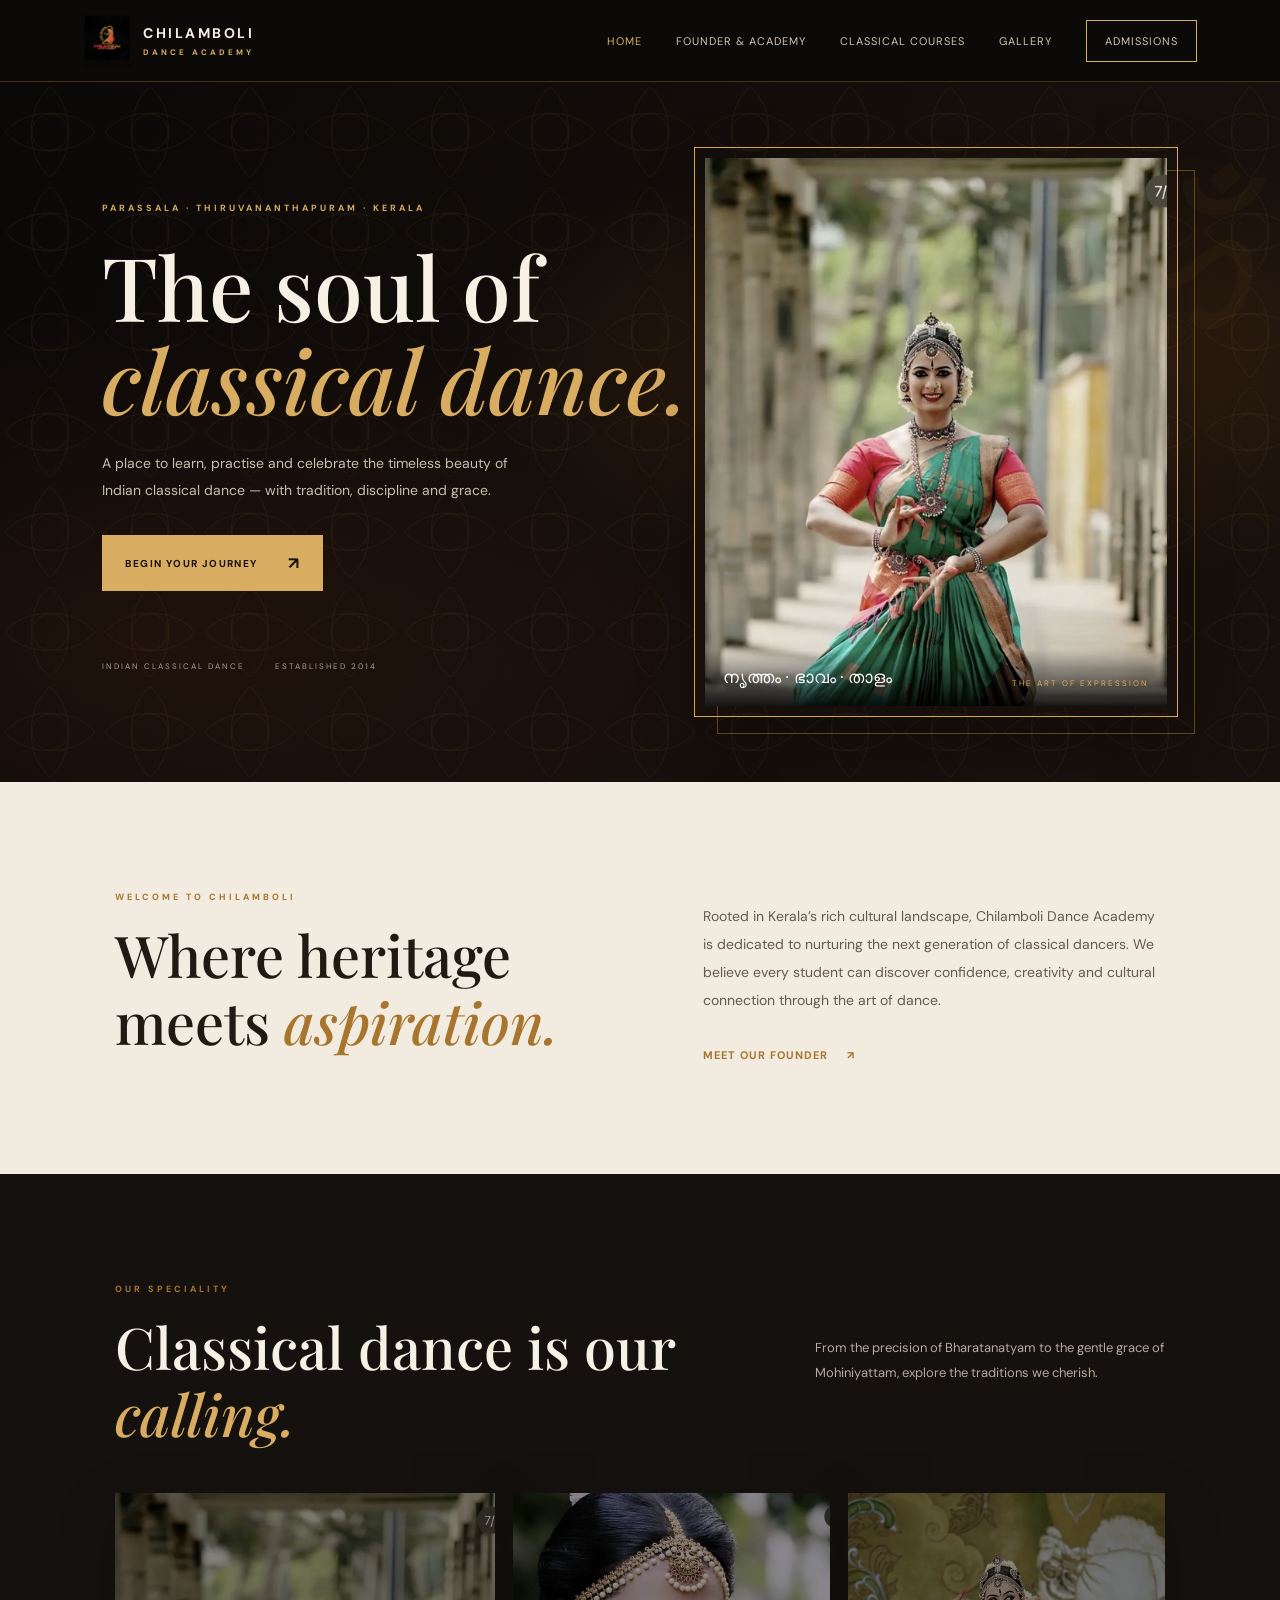
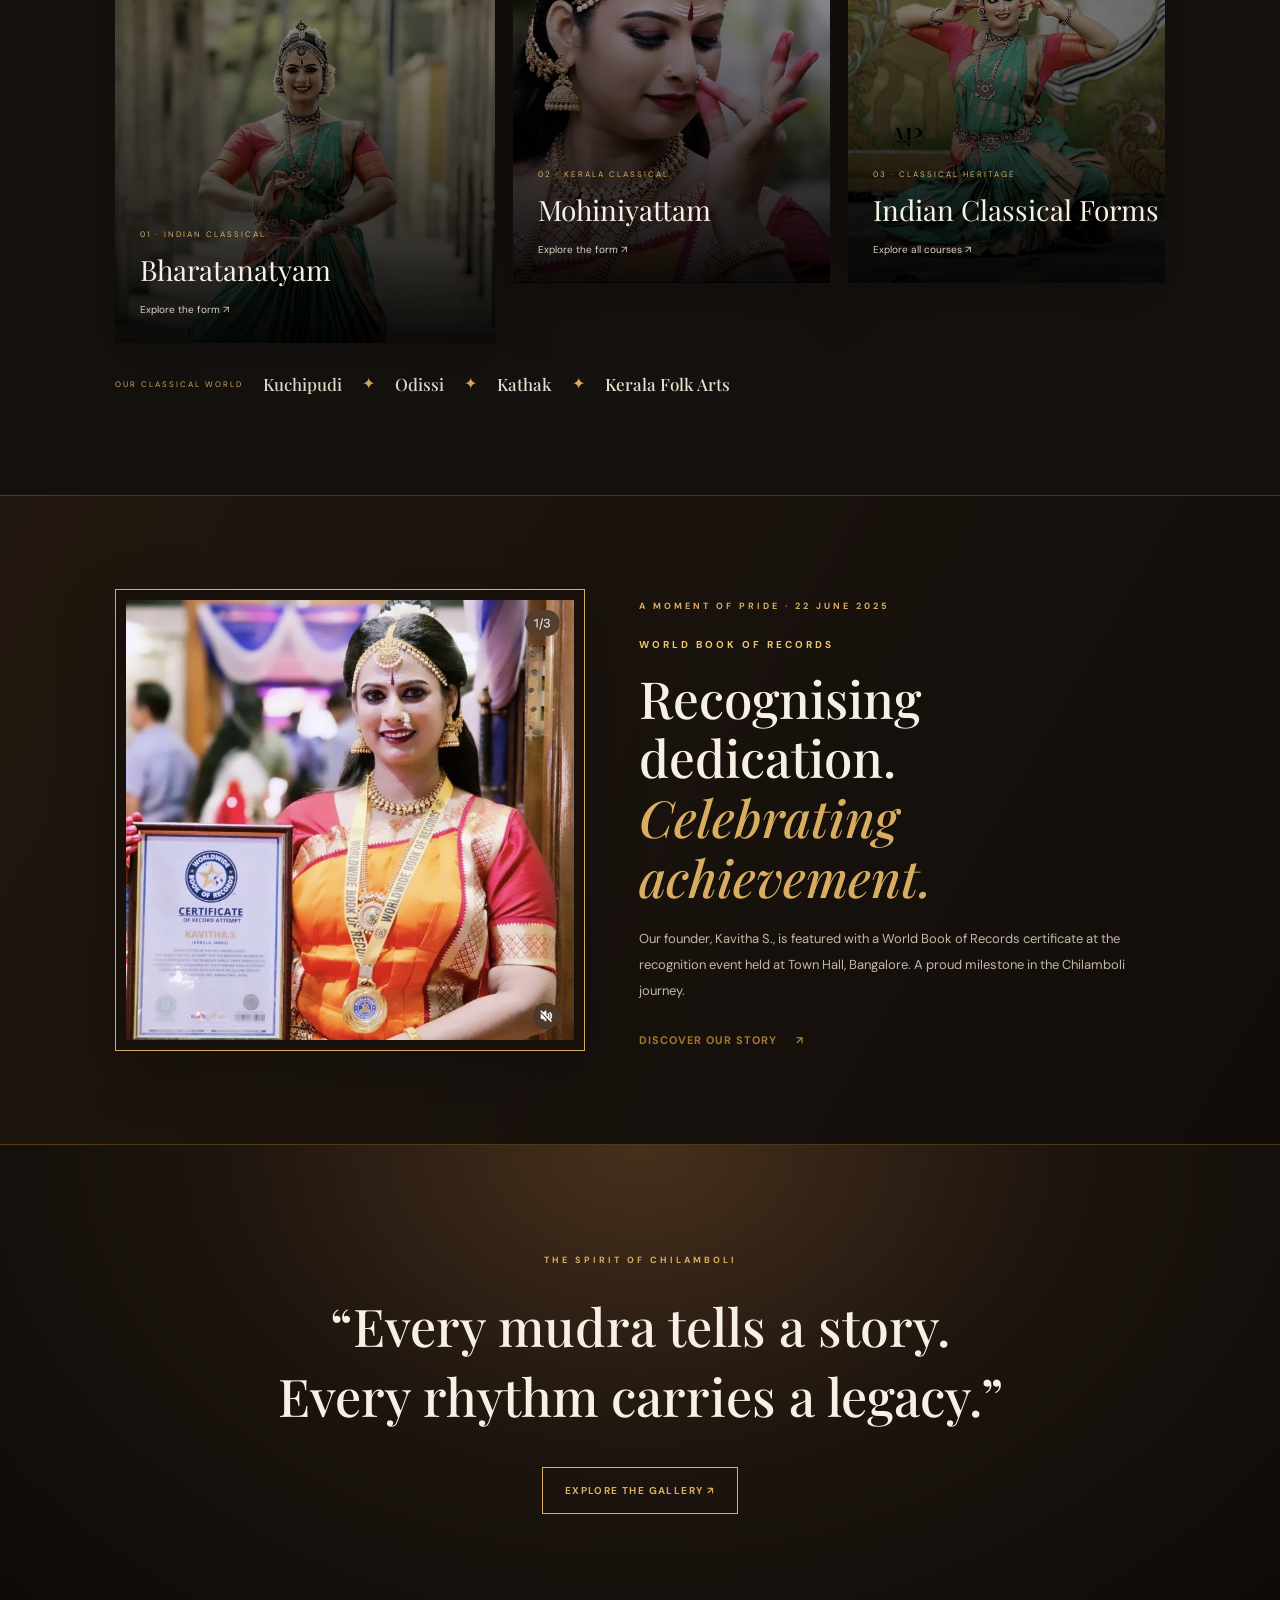
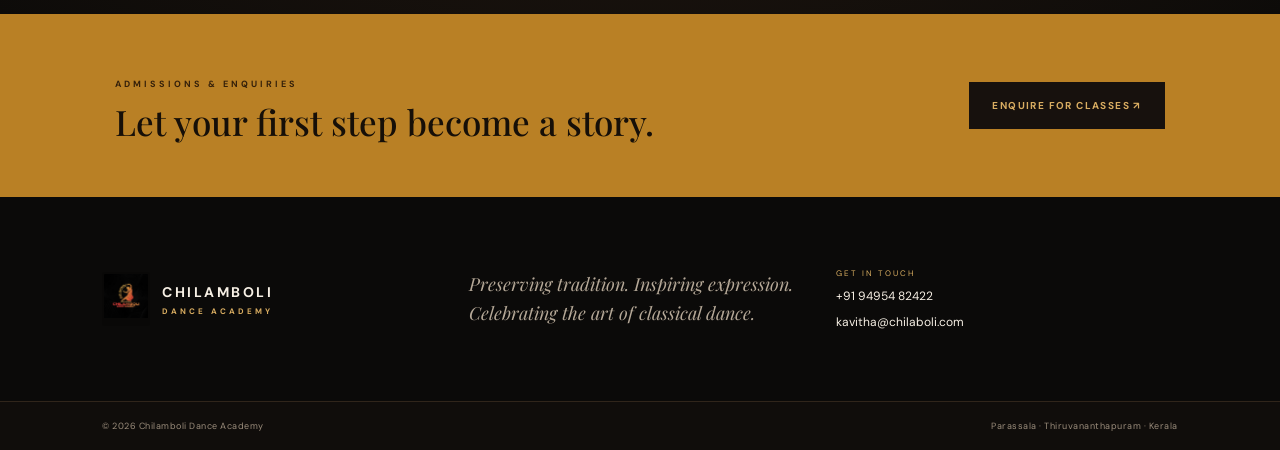
<file: index.html>
<!DOCTYPE html><html lang="en"><head><meta charset="UTF-8"><meta name="viewport" content="width=device-width, initial-scale=1.0"><meta name="description" content="Chilamboli Dance Academy, Parassala, Kerala — classical dance training in Bharatanatyam, Mohiniyattam and Indian classical traditions."><title>Chilamboli Dance Academy | Parassala, Kerala</title><link rel="stylesheet" href="style.css"></head><body>
<header class="header"><a class="identity" href="index.html"><img src="assets/chilamboli-logo-art.jpg" alt="Chilamboli logo"><span>CHILAMBOLI<small>DANCE ACADEMY</small></span></a><button class="menu" aria-label="Open navigation">☰</button><nav><a class="current" href="index.html">Home</a><a href="about.html">Founder & Academy</a><a href="courses.html">Classical Courses</a><a href="gallery.html">Gallery</a><a class="nav-contact" href="contact.html">Admissions</a></nav></header>
<main>
<section class="hero"><div class="hero-copy"><p class="kicker">PARASSALA · THIRUVANANTHAPURAM · KERALA</p><h1>The soul of<br><em>classical dance.</em></h1><p class="lead">A place to learn, practise and celebrate the timeless beauty of Indian classical dance — with tradition, discipline and grace.</p><a class="btn" href="contact.html">Begin Your Journey <b>↗</b></a><div class="hero-meta"><span>INDIAN CLASSICAL DANCE</span><span>ESTABLISHED 2014</span></div></div><div class="hero-portrait"><img src="assets/chilamboli-05.jpg" alt="Chilamboli classical dancer in traditional green costume"><div class="portrait-caption"><span>നൃത്തം · ഭാവം · താളം</span><small>THE ART OF EXPRESSION</small></div></div><div class="hero-ornament">ॐ</div></section>
<section class="intro section"><div class="intro-title"><p class="kicker gold">WELCOME TO CHILAMBOLI</p><h2>Where heritage<br>meets <em>aspiration.</em></h2></div><div class="intro-text"><p>Rooted in Kerala’s rich cultural landscape, Chilamboli Dance Academy is dedicated to nurturing the next generation of classical dancers. We believe every student can discover confidence, creativity and cultural connection through the art of dance.</p><a class="under-link" href="about.html">Meet our founder <span>↗</span></a></div></section>
<section class="forms section"><div class="section-top"><div><p class="kicker gold">OUR SPECIALITY</p><h2>Classical dance is our <em>calling.</em></h2></div><p>From the precision of Bharatanatyam to the gentle grace of Mohiniyattam, explore the traditions we cherish.</p></div><div class="form-grid">
<a class="form-card tall" href="courses.html"><img src="assets/chilamboli-05.jpg" alt="Bharatanatyam dancer"><div><small>01 · INDIAN CLASSICAL</small><h3>Bharatanatyam</h3><span>Explore the form ↗</span></div></a>
<a class="form-card" href="courses.html"><img src="assets/chilamboli-03.jpg" alt="Classical dancer expressive pose"><div><small>02 · KERALA CLASSICAL</small><h3>Mohiniyattam</h3><span>Explore the form ↗</span></div></a>
<a class="form-card" href="courses.html"><img src="assets/chilamboli-09.jpg" alt="Classical stage performance"><div><small>03 · CLASSICAL HERITAGE</small><h3>Indian Classical Forms</h3><span>Explore all courses ↗</span></div></a></div><div class="other-forms"><span>OUR CLASSICAL WORLD</span><b>Kuchipudi</b><i>✦</i><b>Odissi</b><i>✦</i><b>Kathak</b><i>✦</i><b>Kerala Folk Arts</b></div></section>
<section class="award-band"><div class="award-photo"><img src="assets/founder-world-record.jpg" alt="Founder Kavitha S with World Book of Records certificate"></div><div class="award-copy"><p class="kicker">A MOMENT OF PRIDE · 22 JUNE 2025</p><p class="award-eyebrow">WORLD BOOK OF RECORDS</p><h2>Recognising dedication.<br><em>Celebrating achievement.</em></h2><p>Our founder, Kavitha S., is featured with a World Book of Records certificate at the recognition event held at Town Hall, Bangalore. A proud milestone in the Chilamboli journey.</p><a class="under-link" href="about.html">Discover our story <span>↗</span></a></div></section>
<section class="statement"><p class="kicker">THE SPIRIT OF CHILAMBOLI</p><blockquote>“Every mudra tells a story.<br>Every rhythm carries a legacy.”</blockquote><a class="btn btn-outline" href="gallery.html">Explore the Gallery ↗</a></section>
<section class="cta-strip"><div><p class="kicker">ADMISSIONS & ENQUIRIES</p><h2>Let your first step become a story.</h2></div><a class="btn" href="contact.html">Enquire for Classes ↗</a></section></main>
<footer><div class="footer-main"><a class="identity" href="index.html"><img src="assets/chilamboli-logo-art.jpg" alt=""><span>CHILAMBOLI<small>DANCE ACADEMY</small></span></a><p>Preserving tradition. Inspiring expression.<br>Celebrating the art of classical dance.</p><div><small>GET IN TOUCH</small><a href="tel:+919495482422">+91 94954 82422</a><a href="mailto:kavitha@chilaboli.com">kavitha@chilaboli.com</a></div></div><div class="footer-bottom"><span>© 2026 Chilamboli Dance Academy</span><span>Parassala · Thiruvananthapuram · Kerala</span></div></footer><script src="script.js"></script></body></html>
</file>
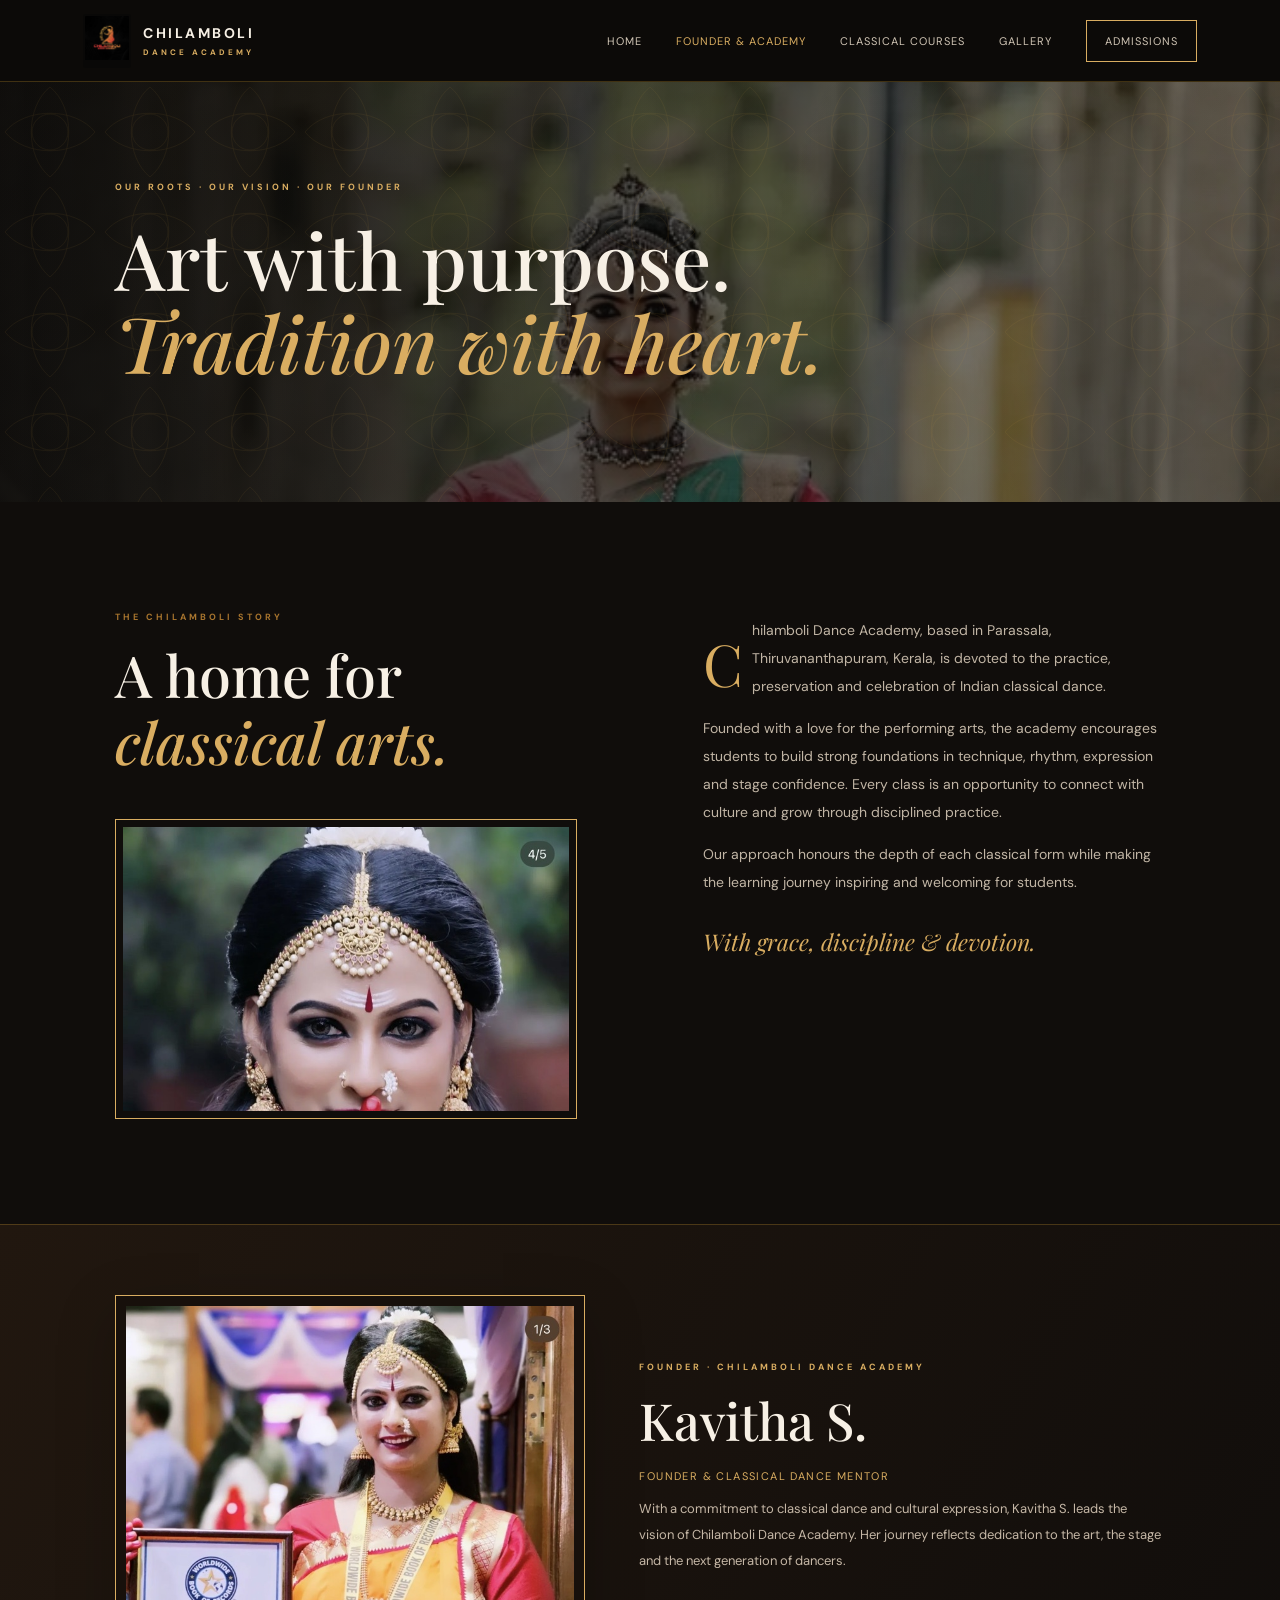
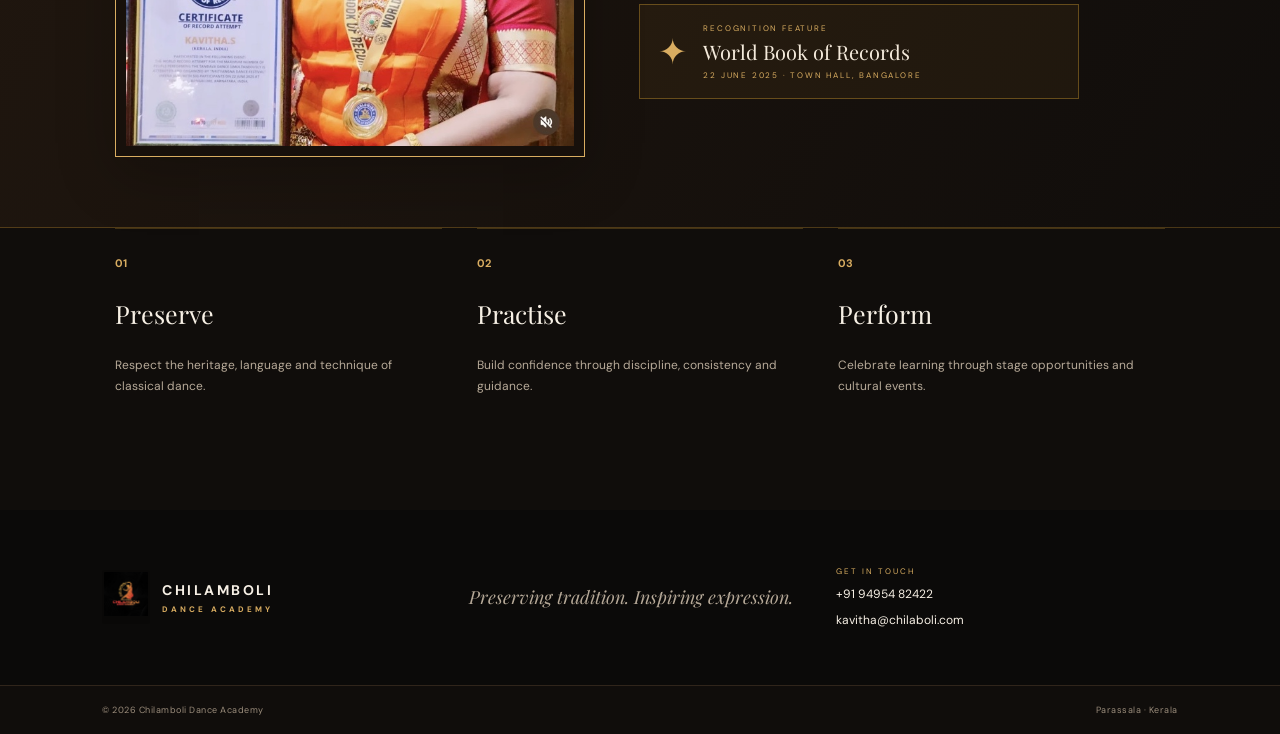
<file: about.html>
<!DOCTYPE html><html lang="en"><head><meta charset="UTF-8"><meta name="viewport" content="width=device-width, initial-scale=1.0"><title>Founder & Academy | Chilamboli</title><link rel="stylesheet" href="style.css"></head><body>
<header class="header"><a class="identity" href="index.html"><img src="assets/chilamboli-logo-art.jpg" alt="Chilamboli logo"><span>CHILAMBOLI<small>DANCE ACADEMY</small></span></a><button class="menu" aria-label="Open navigation">☰</button><nav><a href="index.html">Home</a><a class="current" href="about.html">Founder & Academy</a><a href="courses.html">Classical Courses</a><a href="gallery.html">Gallery</a><a class="nav-contact" href="contact.html">Admissions</a></nav></header>
<main><section class="inner-hero about-hero"><p class="kicker">OUR ROOTS · OUR VISION · OUR FOUNDER</p><h1>Art with purpose.<br><em>Tradition with heart.</em></h1></section>
<section class="section split"><div><p class="kicker gold">THE CHILAMBOLI STORY</p><h2>A home for<br><em>classical arts.</em></h2><img class="about-photo" src="assets/chilamboli-04.jpg" alt="Chilamboli academy classical dance performance"></div><div class="body-copy"><p class="dropcap">Chilamboli Dance Academy, based in Parassala, Thiruvananthapuram, Kerala, is devoted to the practice, preservation and celebration of Indian classical dance.</p><p>Founded with a love for the performing arts, the academy encourages students to build strong foundations in technique, rhythm, expression and stage confidence. Every class is an opportunity to connect with culture and grow through disciplined practice.</p><p>Our approach honours the depth of each classical form while making the learning journey inspiring and welcoming for students.</p><div class="signature">With grace, discipline & devotion.</div></div></section>
<section class="founder-feature"><div class="founder-image"><img src="assets/founder-world-record.jpg" alt="Kavitha S, founder of Chilamboli Dance Academy, with World Book of Records certificate"></div><div class="founder-content"><p class="kicker">FOUNDER · CHILAMBOLI DANCE ACADEMY</p><h2>Kavitha S.</h2><p class="founder-role">Founder & classical dance mentor</p><p>With a commitment to classical dance and cultural expression, Kavitha S. leads the vision of Chilamboli Dance Academy. Her journey reflects dedication to the art, the stage and the next generation of dancers.</p><div class="record-seal"><span>✦</span><div><small>RECOGNITION FEATURE</small><b>World Book of Records</b><small>22 JUNE 2025 · TOWN HALL, BANGALORE</small></div></div></div></section>
<section class="values"><div><b>01</b><h3>Preserve</h3><p>Respect the heritage, language and technique of classical dance.</p></div><div><b>02</b><h3>Practise</h3><p>Build confidence through discipline, consistency and guidance.</p></div><div><b>03</b><h3>Perform</h3><p>Celebrate learning through stage opportunities and cultural events.</p></div></section></main>
<footer><div class="footer-main"><a class="identity" href="index.html"><img src="assets/chilamboli-logo-art.jpg" alt=""><span>CHILAMBOLI<small>DANCE ACADEMY</small></span></a><p>Preserving tradition. Inspiring expression.</p><div><small>GET IN TOUCH</small><a href="tel:+919495482422">+91 94954 82422</a><a href="mailto:kavitha@chilaboli.com">kavitha@chilaboli.com</a></div></div><div class="footer-bottom"><span>© 2026 Chilamboli Dance Academy</span><span>Parassala · Kerala</span></div></footer><script src="script.js"></script></body></html>
</file>
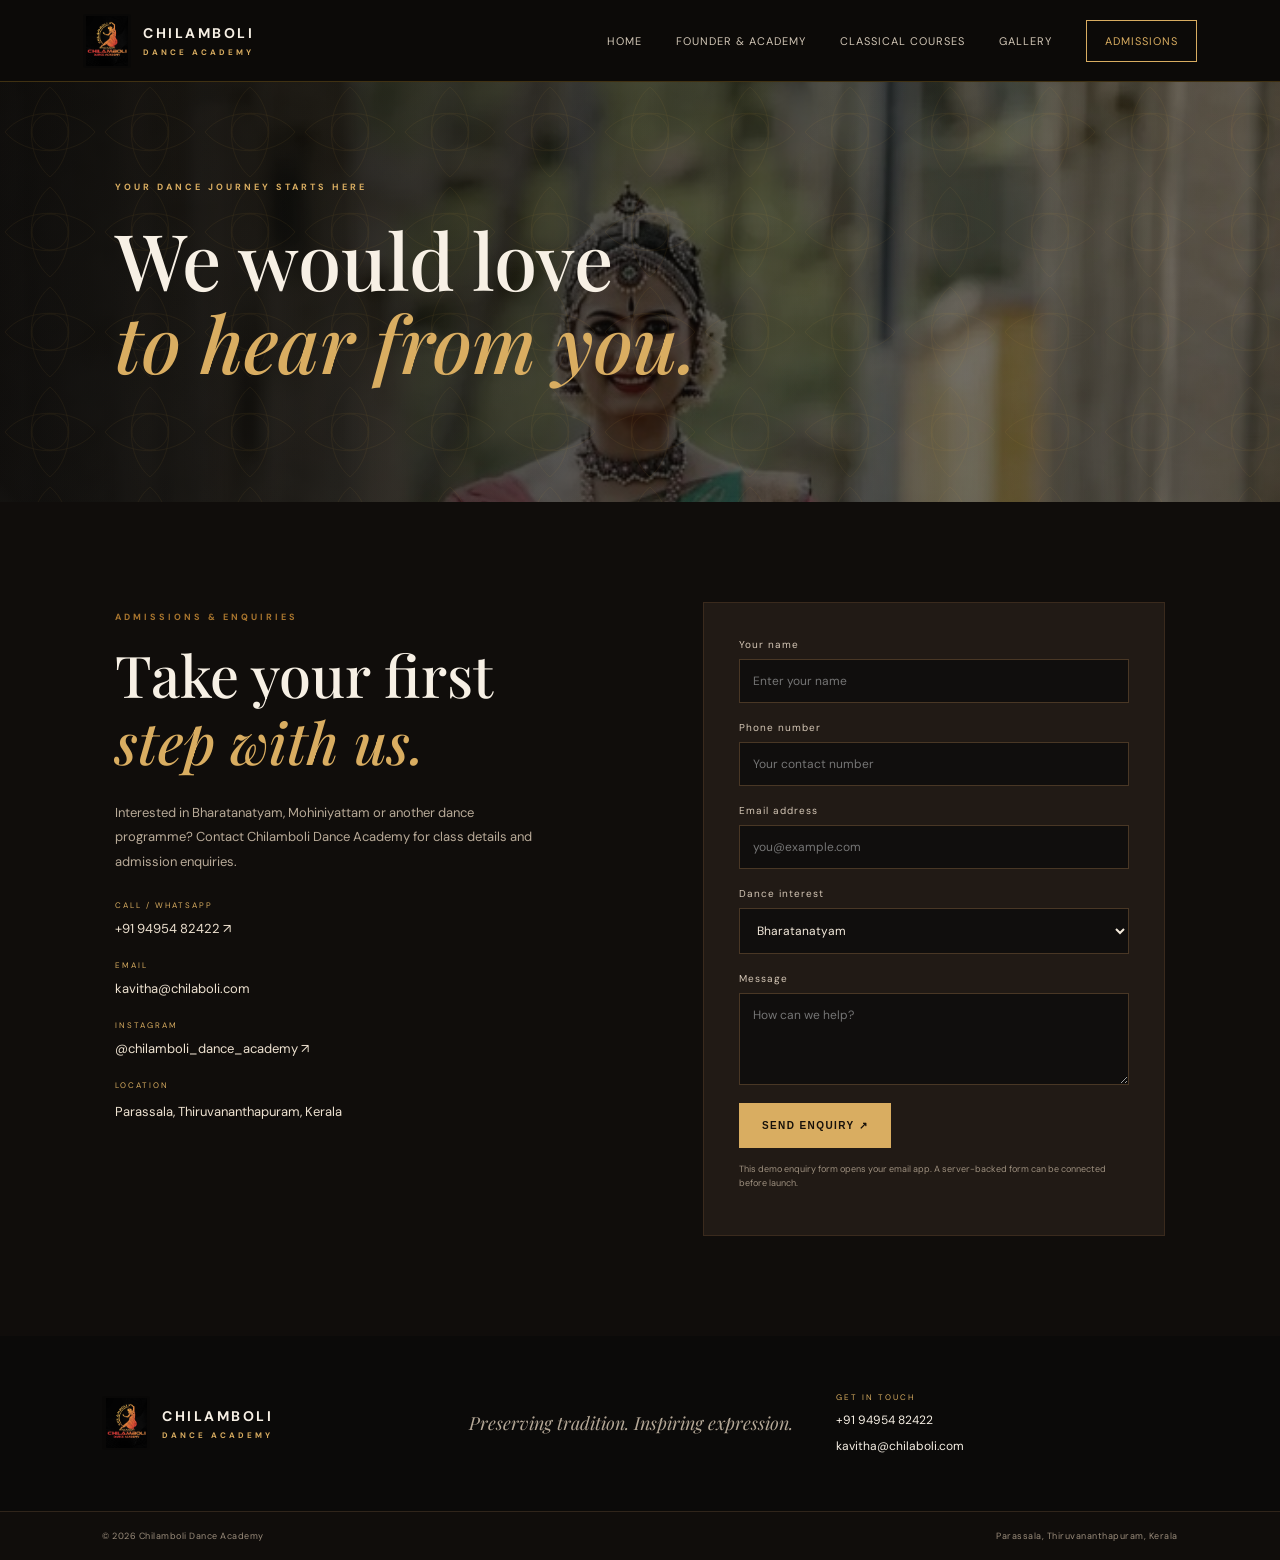
<file: contact.html>
<!DOCTYPE html><html lang="en"><head><meta charset="UTF-8"><meta name="viewport" content="width=device-width, initial-scale=1.0"><title>Contact | Chilamboli</title><link rel="stylesheet" href="style.css"></head><body>
<header class="header"><a class="identity" href="index.html"><img src="assets/chilamboli-logo.jpg" alt="Chilamboli logo"><span>CHILAMBOLI<small>DANCE ACADEMY</small></span></a><button class="menu" aria-label="Open navigation">☰</button><nav><a href="index.html">Home</a><a href="about.html">Founder & Academy</a><a href="courses.html">Classical Courses</a><a href="gallery.html">Gallery</a><a class="nav-contact current" href="contact.html">Admissions</a></nav></header>
<main><section class="inner-hero contact-hero"><p class="kicker">YOUR DANCE JOURNEY STARTS HERE</p><h1>We would love<br><em>to hear from you.</em></h1></section><section class="section contact-layout"><div><p class="kicker gold">ADMISSIONS & ENQUIRIES</p><h2>Take your first<br><em>step with us.</em></h2><p class="contact-lead">Interested in Bharatanatyam, Mohiniyattam or another dance programme? Contact Chilamboli Dance Academy for class details and admission enquiries.</p><div class="contact-item"><small>CALL / WHATSAPP</small><a href="https://wa.me/919495482422" target="_blank" rel="noopener">+91 94954 82422 ↗</a></div><div class="contact-item"><small>EMAIL</small><a href="mailto:kavitha@chilaboli.com">kavitha@chilaboli.com</a></div><div class="contact-item"><small>INSTAGRAM</small><a href="https://www.instagram.com/chilamboli_dance_academy/" target="_blank" rel="noopener">@chilamboli_dance_academy ↗</a></div><div class="contact-item"><small>LOCATION</small><p>Parassala, Thiruvananthapuram, Kerala</p></div></div>
<form id="enquiry"><label>Your name<input name="name" required placeholder="Enter your name"></label><label>Phone number<input name="phone" placeholder="Your contact number"></label><label>Email address<input type="email" name="email" placeholder="you@example.com"></label><label>Dance interest<select name="interest"><option>Bharatanatyam</option><option>Mohiniyattam</option><option>Kuchipudi / Odissi</option><option>Kathak / Kerala Folk Arts</option><option>General enquiry</option></select></label><label>Message<textarea name="message" rows="4" placeholder="How can we help?"></textarea></label><button class="btn" type="submit">Send Enquiry ↗</button><p class="form-hint">This demo enquiry form opens your email app. A server-backed form can be connected before launch.</p></form></section></main>
<footer><div class="footer-main"><a class="identity" href="index.html"><img src="assets/chilamboli-logo.jpg" alt=""><span>CHILAMBOLI<small>DANCE ACADEMY</small></span></a><p>Preserving tradition. Inspiring expression.</p><div><small>GET IN TOUCH</small><a href="tel:+919495482422">+91 94954 82422</a><a href="mailto:kavitha@chilaboli.com">kavitha@chilaboli.com</a></div></div><div class="footer-bottom"><span>© 2026 Chilamboli Dance Academy</span><span>Parassala, Thiruvananthapuram, Kerala</span></div></footer><script src="script.js"></script></body></html>
</file>
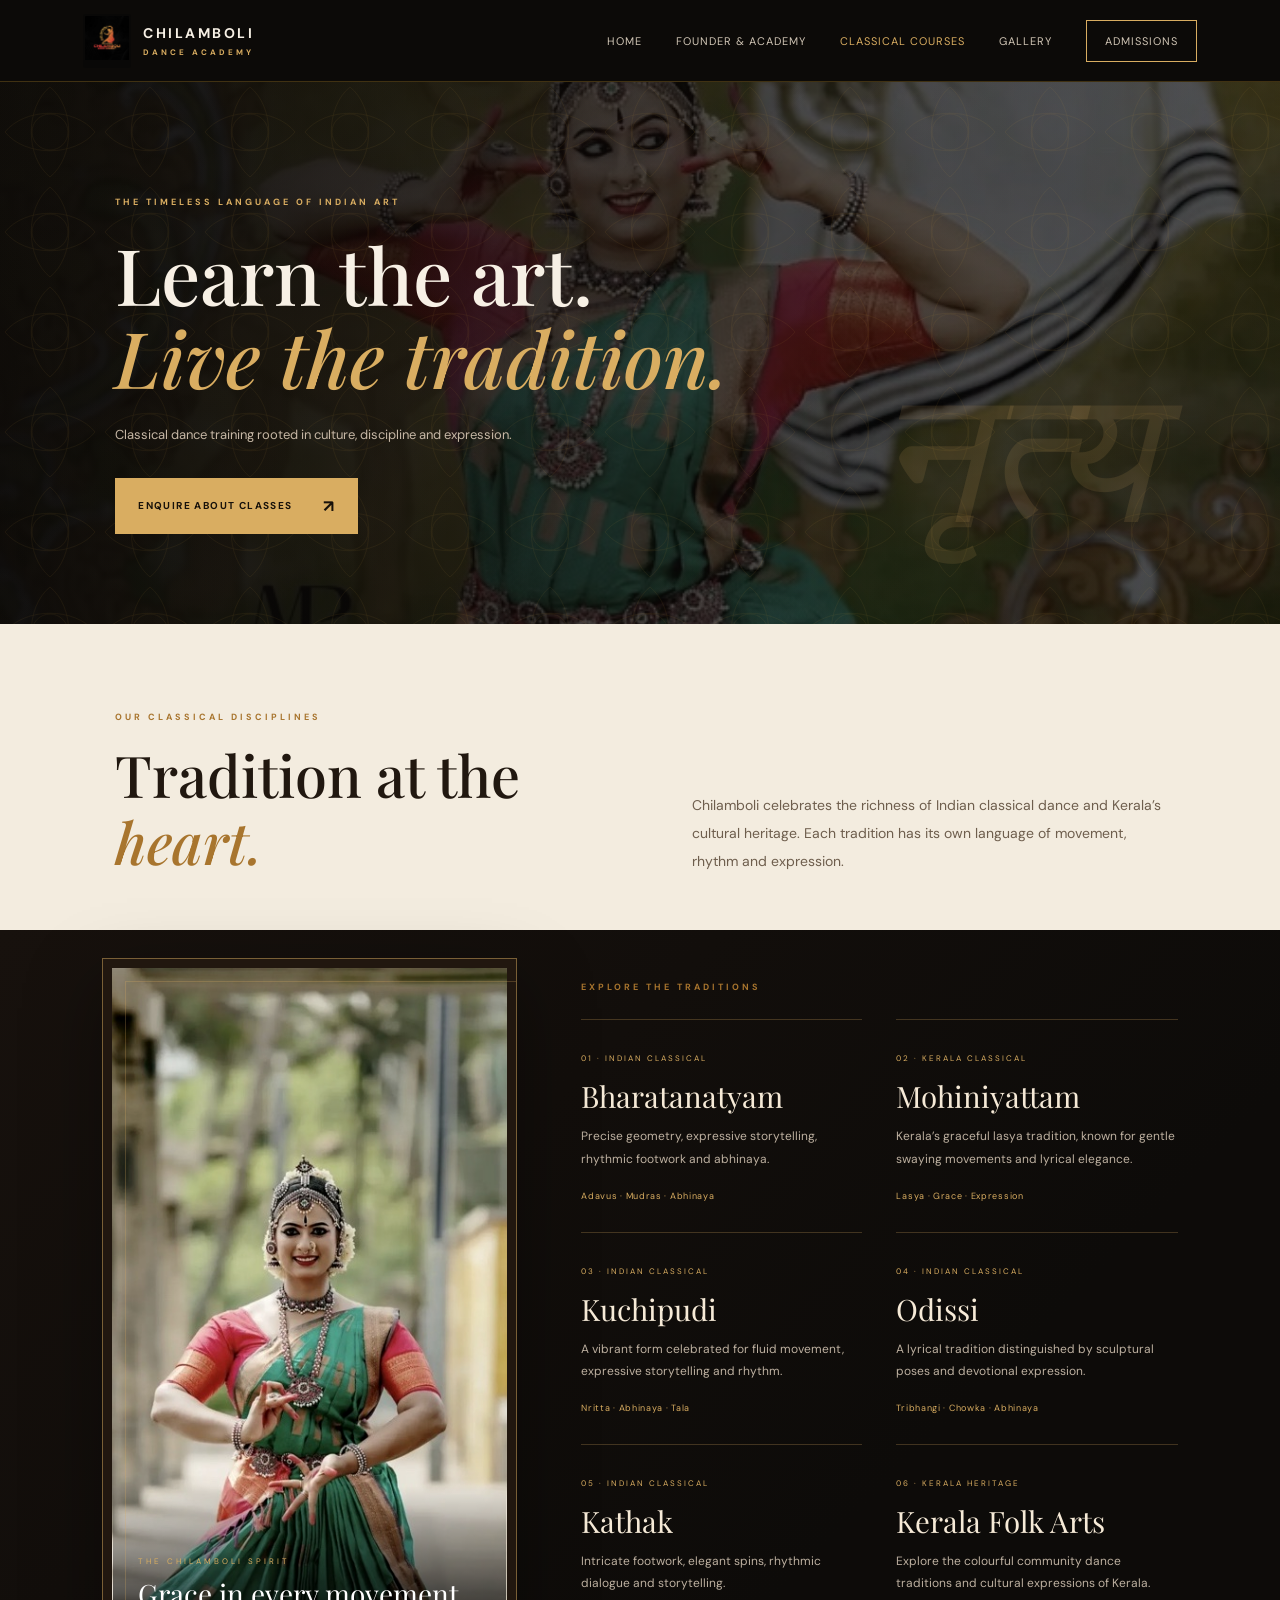
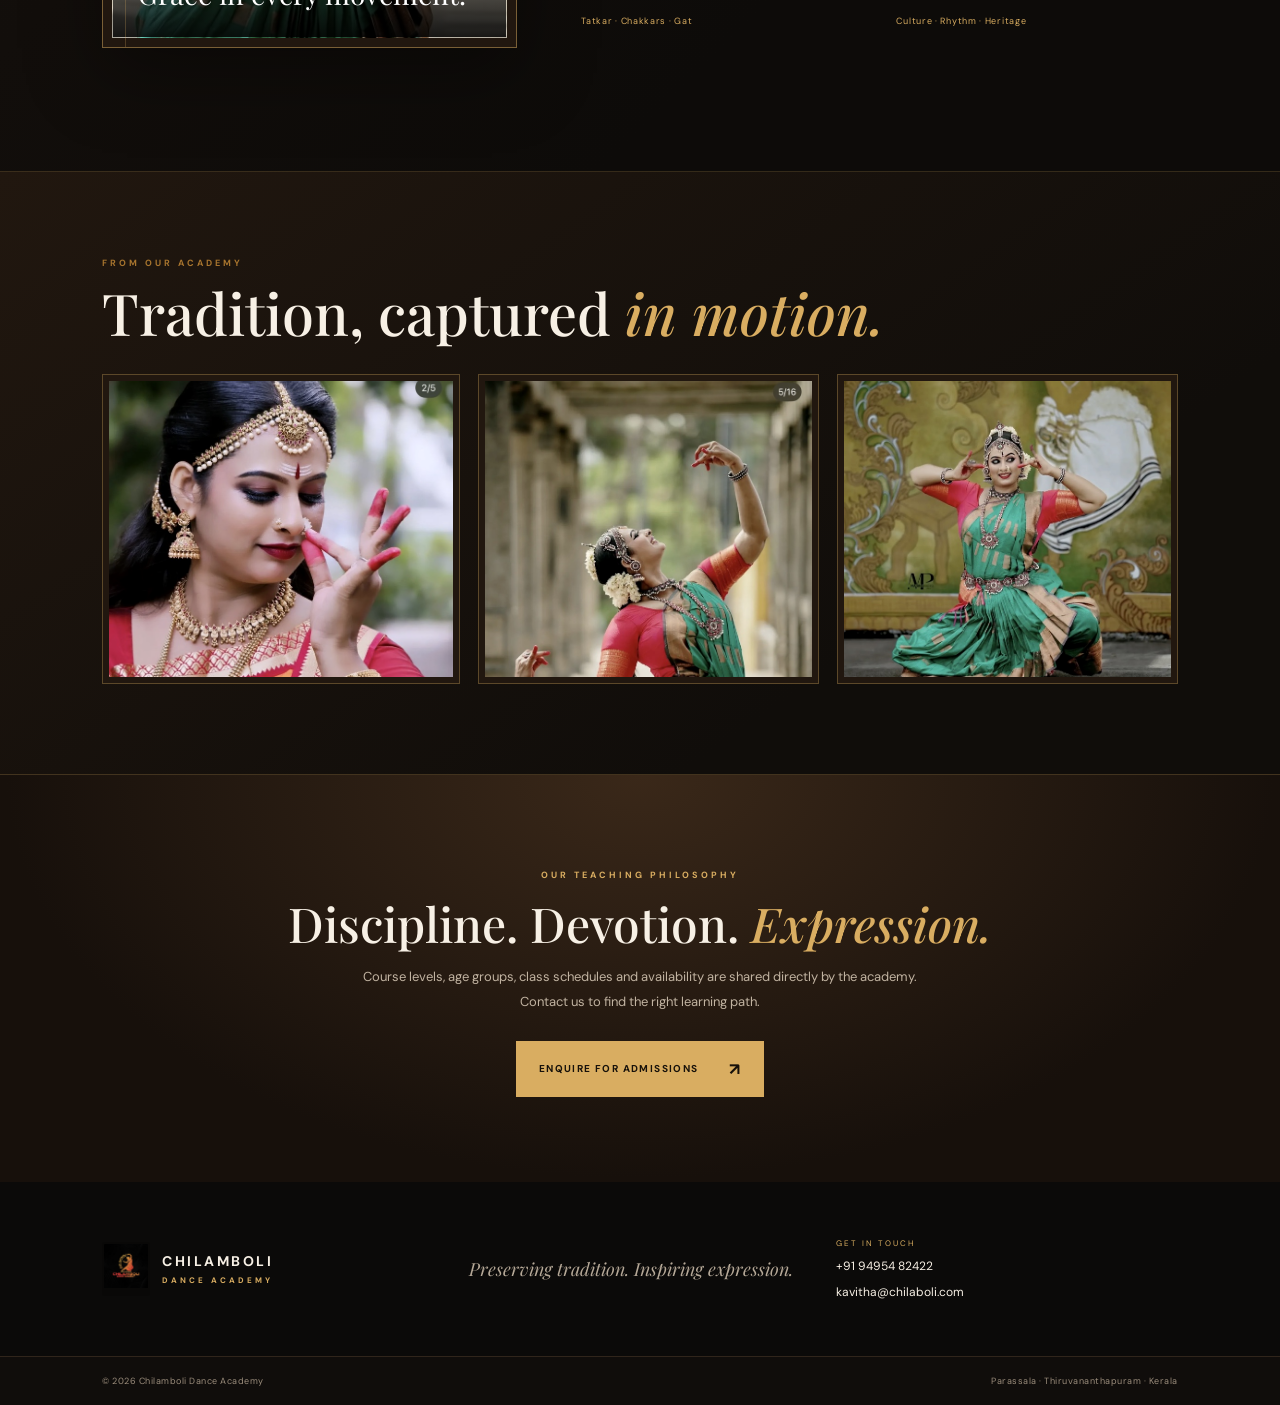
<file: courses.html>
<!DOCTYPE html>
<html lang="en"><head><meta charset="UTF-8"><meta name="viewport" content="width=device-width, initial-scale=1.0"><meta name="description" content="Explore classical dance traditions at Chilamboli Dance Academy, Kerala."><title>Classical Courses | Chilamboli Dance Academy</title><link rel="stylesheet" href="style.css"></head><body>
<header class="header"><a class="identity" href="index.html"><img src="assets/chilamboli-logo-art.jpg" alt="Chilamboli logo"><span>CHILAMBOLI<small>DANCE ACADEMY</small></span></a><button class="menu" aria-label="Open navigation">☰</button><nav><a href="index.html">Home</a><a href="about.html">Founder & Academy</a><a class="current" href="courses.html">Classical Courses</a><a href="gallery.html">Gallery</a><a class="nav-contact" href="contact.html">Admissions</a></nav></header>
<main>
<section class="inner-hero courses-hero editorial-hero"><p class="kicker">THE TIMELESS LANGUAGE OF INDIAN ART</p><h1>Learn the art.<br><em>Live the tradition.</em></h1><p class="hero-subline">Classical dance training rooted in culture, discipline and expression.</p><a class="btn" href="contact.html">Enquire about classes <b>↗</b></a><span class="hero-script">नृत्य</span></section>
<section class="course-intro section"><div><p class="kicker gold">OUR CLASSICAL DISCIPLINES</p><h2>Tradition at the <em>heart.</em></h2></div><p>Chilamboli celebrates the richness of Indian classical dance and Kerala’s cultural heritage. Each tradition has its own language of movement, rhythm and expression.</p></section>
<section class="discipline-wrap"><div class="discipline-photo"><img src="assets/chilamboli-05.jpg" alt="A Chilamboli dancer in traditional classical dance costume" loading="eager" onerror="this.onerror=null;this.src='assets/academy-photo-5.jpg';"><div class="photo-caption"><span>THE CHILAMBOLI SPIRIT</span><b>Grace in every movement.</b></div></div><div class="discipline-content"><p class="kicker gold">EXPLORE THE TRADITIONS</p><div class="discipline-grid">
<article><small>01 · INDIAN CLASSICAL</small><h3>Bharatanatyam</h3><p>Precise geometry, expressive storytelling, rhythmic footwork and abhinaya.</p><span>Adavus · Mudras · Abhinaya</span></article>
<article><small>02 · KERALA CLASSICAL</small><h3>Mohiniyattam</h3><p>Kerala’s graceful lasya tradition, known for gentle swaying movements and lyrical elegance.</p><span>Lasya · Grace · Expression</span></article>
<article><small>03 · INDIAN CLASSICAL</small><h3>Kuchipudi</h3><p>A vibrant form celebrated for fluid movement, expressive storytelling and rhythm.</p><span>Nritta · Abhinaya · Tala</span></article>
<article><small>04 · INDIAN CLASSICAL</small><h3>Odissi</h3><p>A lyrical tradition distinguished by sculptural poses and devotional expression.</p><span>Tribhangi · Chowka · Abhinaya</span></article>
<article><small>05 · INDIAN CLASSICAL</small><h3>Kathak</h3><p>Intricate footwork, elegant spins, rhythmic dialogue and storytelling.</p><span>Tatkar · Chakkars · Gat</span></article>
<article><small>06 · KERALA HERITAGE</small><h3>Kerala Folk Arts</h3><p>Explore the colourful community dance traditions and cultural expressions of Kerala.</p><span>Culture · Rhythm · Heritage</span></article>
</div></div></section>
<section class="academy-gallery"><div class="academy-gallery-heading"><p class="kicker gold">FROM OUR ACADEMY</p><h2>Tradition, captured <em>in motion.</em></h2></div><div class="academy-gallery-grid"><figure><img src="assets/chilamboli-03.jpg" alt="Chilamboli classical dancer performing an expressive mudra" loading="lazy" onerror="this.onerror=null;this.src='assets/academy-photo-2.jpg';"></figure><figure><img src="assets/chilamboli-06.jpg" alt="Chilamboli dancer in a graceful classical pose" loading="lazy" onerror="this.onerror=null;this.src='assets/academy-photo-5.jpg';"></figure><figure><img src="assets/chilamboli-09.jpg" alt="Chilamboli traditional dance performance" loading="lazy" onerror="this.onerror=null;this.src='assets/academy-photo-8.jpg';"></figure></div></section>
<section class="course-note"><p class="kicker">OUR TEACHING PHILOSOPHY</p><h2>Discipline. Devotion. <em>Expression.</em></h2><p>Course levels, age groups, class schedules and availability are shared directly by the academy. Contact us to find the right learning path.</p><a class="btn" href="contact.html">Enquire for admissions <b>↗</b></a></section>
</main>
<footer><div class="footer-main"><a class="identity" href="index.html"><img src="assets/chilamboli-logo-art.jpg" alt=""><span>CHILAMBOLI<small>DANCE ACADEMY</small></span></a><p>Preserving tradition. Inspiring expression.</p><div><small>GET IN TOUCH</small><a href="tel:+919495482422">+91 94954 82422</a><a href="mailto:kavitha@chilaboli.com">kavitha@chilaboli.com</a></div></div><div class="footer-bottom"><span>© 2026 Chilamboli Dance Academy</span><span>Parassala · Thiruvananthapuram · Kerala</span></div></footer><script src="script.js"></script></body></html>
</file>
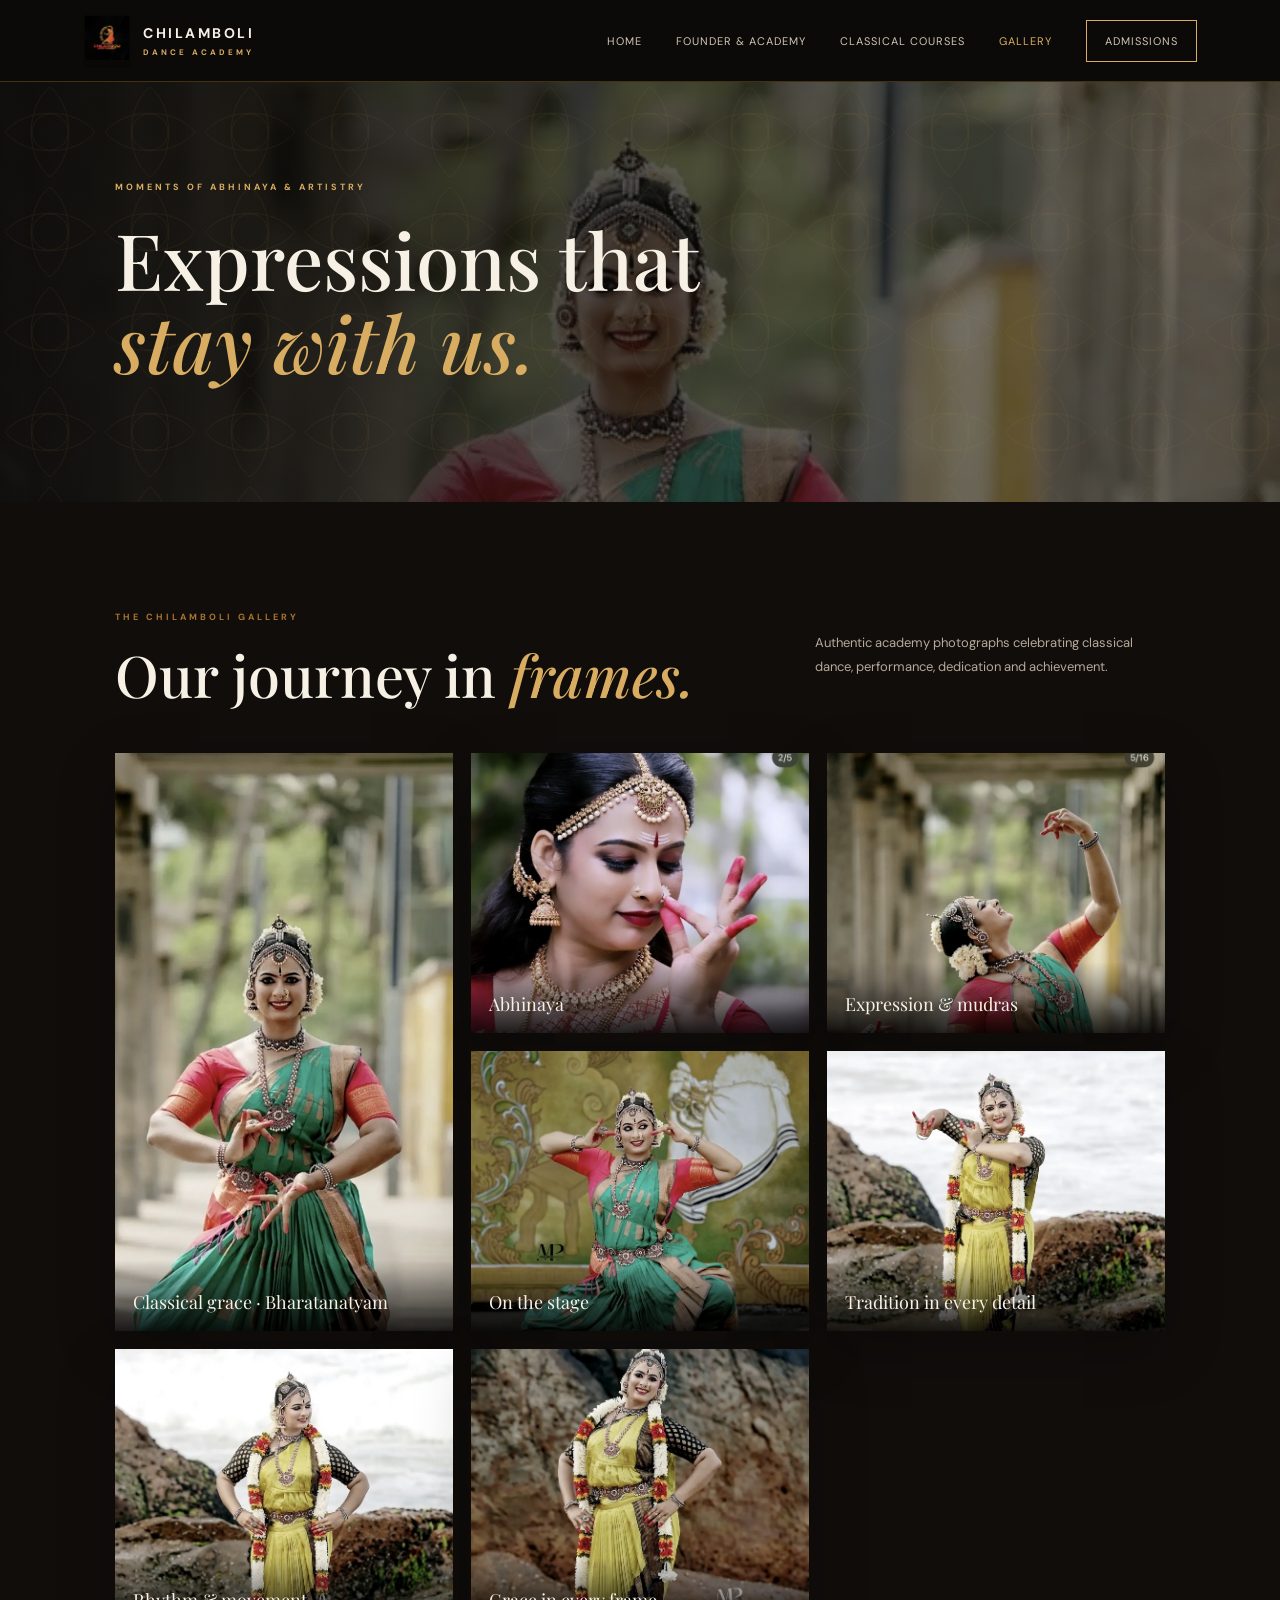
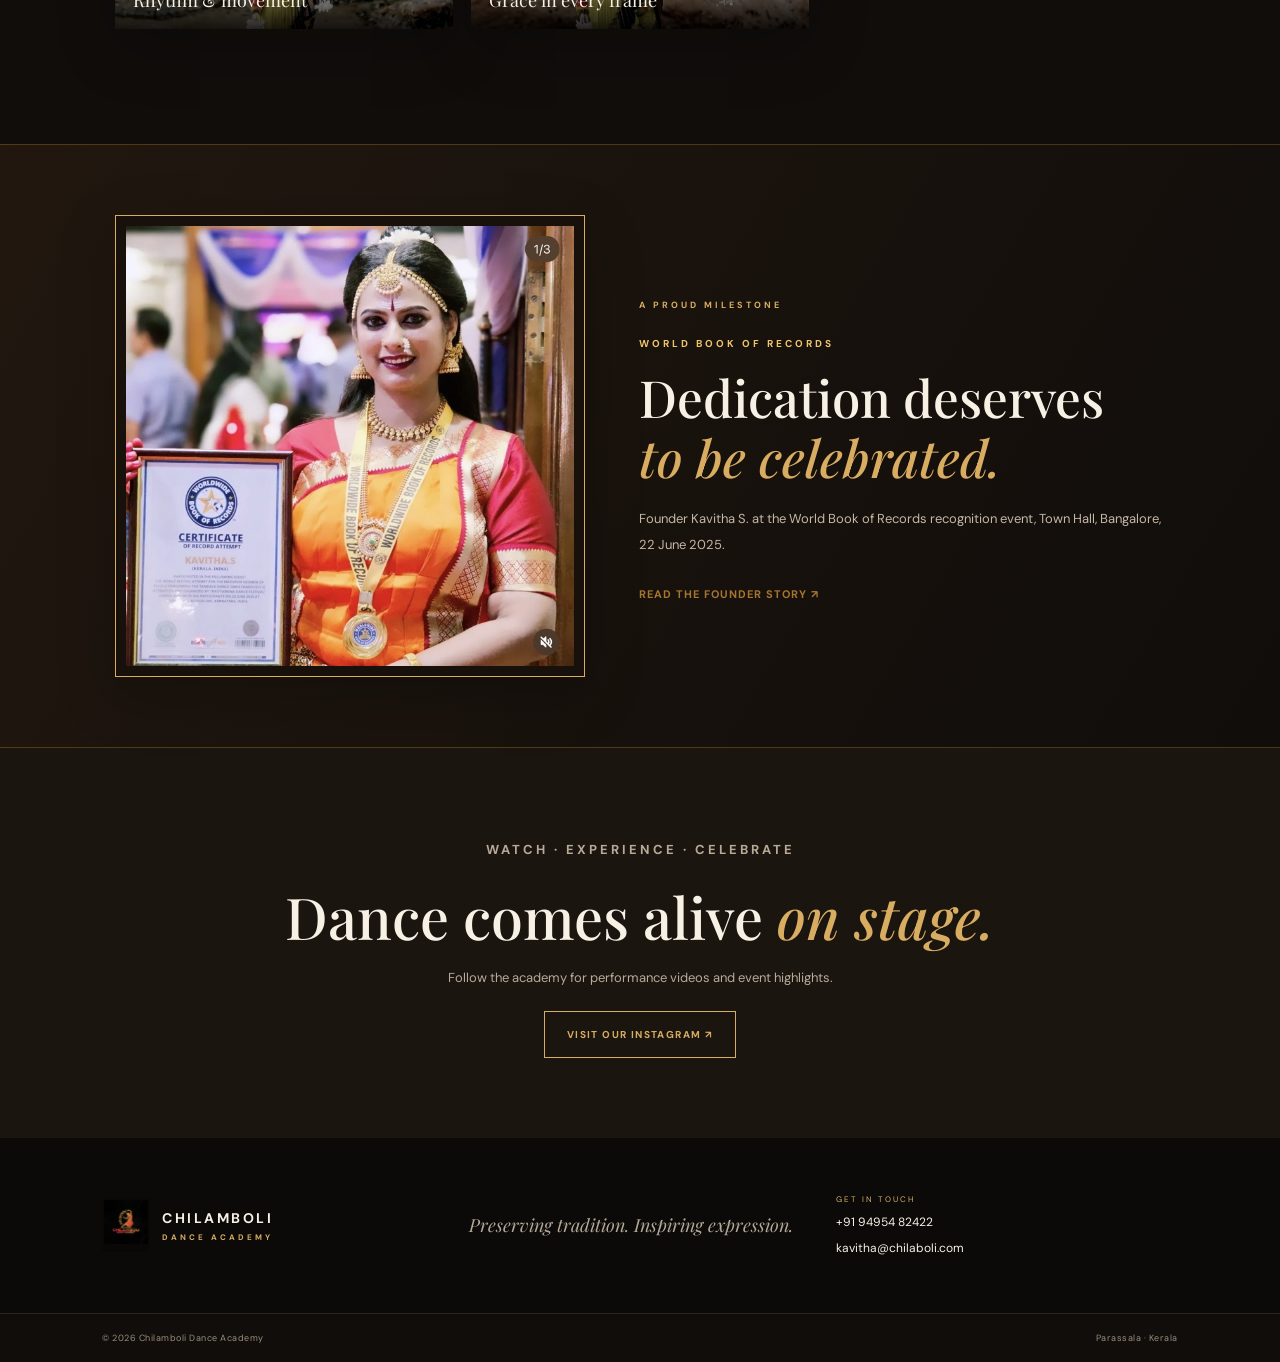
<file: gallery.html>
<!DOCTYPE html><html lang="en"><head><meta charset="UTF-8"><meta name="viewport" content="width=device-width, initial-scale=1.0"><title>Gallery | Chilamboli</title><link rel="stylesheet" href="style.css"></head><body>
<header class="header"><a class="identity" href="index.html"><img src="assets/chilamboli-logo-art.jpg" alt="Chilamboli logo"><span>CHILAMBOLI<small>DANCE ACADEMY</small></span></a><button class="menu" aria-label="Open navigation">☰</button><nav><a href="index.html">Home</a><a href="about.html">Founder & Academy</a><a href="courses.html">Classical Courses</a><a class="current" href="gallery.html">Gallery</a><a class="nav-contact" href="contact.html">Admissions</a></nav></header>
<main><section class="inner-hero gallery-hero"><p class="kicker">MOMENTS OF ABHINAYA & ARTISTRY</p><h1>Expressions that<br><em>stay with us.</em></h1></section><section class="section"><div class="section-top"><div><p class="kicker gold">THE CHILAMBOLI GALLERY</p><h2>Our journey in <em>frames.</em></h2></div><p>Authentic academy photographs celebrating classical dance, performance, dedication and achievement.</p></div>
<div class="gallery-grid">
<figure class="gallery-feature"><img src="assets/chilamboli-05.jpg" alt="Bharatanatyam dancer in green costume"><figcaption>Classical grace · Bharatanatyam</figcaption></figure>
<figure><img src="assets/chilamboli-03.jpg" alt="Classical dancer expressive close-up"><figcaption>Abhinaya</figcaption></figure>
<figure><img src="assets/chilamboli-06.jpg" alt="Classical dance expressive pose"><figcaption>Expression & mudras</figcaption></figure>
<figure><img src="assets/chilamboli-09.jpg" alt="Stage performance"><figcaption>On the stage</figcaption></figure>
<figure><img src="assets/chilamboli-07.jpg" alt="Classical dancer in traditional costume"><figcaption>Tradition in every detail</figcaption></figure>
<figure><img src="assets/chilamboli-10.jpg" alt="Classical dance pose"><figcaption>Rhythm & movement</figcaption></figure>
<figure><img src="assets/chilamboli-11.jpg" alt="Classical dancer in yellow costume"><figcaption>Grace in every frame</figcaption></figure>
</div></section>
<section class="award-band gallery-award"><div class="award-photo"><img src="assets/founder-world-record.jpg" alt="Founder Kavitha S with World Book of Records certificate"></div><div class="award-copy"><p class="kicker">A PROUD MILESTONE</p><p class="award-eyebrow">WORLD BOOK OF RECORDS</p><h2>Dedication deserves<br><em>to be celebrated.</em></h2><p>Founder Kavitha S. at the World Book of Records recognition event, Town Hall, Bangalore, 22 June 2025.</p><a class="under-link" href="about.html">Read the founder story ↗</a></div></section>
<section class="video-block"><p class="kicker">WATCH · EXPERIENCE · CELEBRATE</p><h2>Dance comes alive <em>on stage.</em></h2><p>Follow the academy for performance videos and event highlights.</p><a class="btn btn-outline" href="https://www.instagram.com/chilamboli_dance_academy/" target="_blank" rel="noopener">Visit Our Instagram ↗</a></section></main>
<footer><div class="footer-main"><a class="identity" href="index.html"><img src="assets/chilamboli-logo-art.jpg" alt=""><span>CHILAMBOLI<small>DANCE ACADEMY</small></span></a><p>Preserving tradition. Inspiring expression.</p><div><small>GET IN TOUCH</small><a href="tel:+919495482422">+91 94954 82422</a><a href="mailto:kavitha@chilaboli.com">kavitha@chilaboli.com</a></div></div><div class="footer-bottom"><span>© 2026 Chilamboli Dance Academy</span><span>Parassala · Kerala</span></div></footer><script src="script.js"></script></body></html>
</file>
<file: style.css>
@import url('https://fonts.googleapis.com/css2?family=DM+Sans:wght@400;500;600;700&family=Playfair+Display:ital,wght@0,500;0,600;0,700;1,500;1,600&display=swap');
:root{--black:#100e0d;--black2:#1b1714;--gold:#e5ad35;--gold2:#bd8122;--cream:#f5efe4;--muted:#a99c8b;--line:rgba(229,173,53,.24)}*{box-sizing:border-box}html{scroll-behavior:smooth}body{margin:0;background:var(--black);color:var(--cream);font-family:'DM Sans',sans-serif}a{color:inherit;text-decoration:none}.header{height:88px;padding:0 6.5%;display:flex;align-items:center;justify-content:space-between;background:#100e0d;border-bottom:1px solid var(--line);position:relative;z-index:5}.identity{display:flex;align-items:center;gap:12px;font-weight:700;letter-spacing:2.5px;font-size:14px}.identity img{width:48px;height:54px;object-fit:cover;object-position:top;border-radius:3px}.identity small{display:block;font-size:8px;letter-spacing:3px;color:var(--gold);margin-top:5px}.header nav{display:flex;align-items:center;gap:34px;font-size:11px;letter-spacing:1px;text-transform:uppercase}.header nav a{color:#d0c5b5;transition:.2s}.header nav a:hover,.header nav .current{color:var(--gold)}.nav-contact{border:1px solid var(--gold);padding:13px 18px}.menu{display:none;background:none;border:1px solid var(--line);color:var(--gold);font-size:22px;padding:5px 10px}.hero{min-height:690px;position:relative;display:grid;grid-template-columns:1.1fr .9fr;align-items:center;padding:65px 8%;overflow:hidden;background:radial-gradient(ellipse at 15% 20%,#302319 0,transparent 43%),linear-gradient(110deg,#100e0d,#1b1511)}.hero:before,.inner-hero:before{content:"";position:absolute;inset:0;opacity:.13;background-image:url("data:image/svg+xml,%3Csvg width='100' height='100' viewBox='0 0 100 100' xmlns='http://www.w3.org/2000/svg'%3E%3Cg fill='none' stroke='%23d6a13a' stroke-opacity='.55'%3E%3Cpath d='M50 5 C75 25 75 75 50 95 C25 75 25 25 50 5Z M5 50 C25 25 75 25 95 50 C75 75 25 75 5 50Z'/%3E%3Ccircle cx='50' cy='50' r='18'/%3E%3C/g%3E%3C/svg%3E")}.hero-copy{position:relative;z-index:1;max-width:620px}.kicker{font-size:9px;letter-spacing:3px;color:var(--gold);font-weight:700}.hero h1,.inner-hero h1{font:500 clamp(52px,7vw,88px)/1.06 'Playfair Display',serif;margin:25px 0}.hero h1 em,.inner-hero h1 em,h2 em{color:var(--gold);font-weight:500}.lead{font-size:14px;line-height:1.9;color:#c8bdae;max-width:440px;margin-bottom:32px}.btn{display:inline-flex;align-items:center;gap:30px;padding:16px 22px;background:var(--gold);color:#17110a;font-size:10px;font-weight:700;letter-spacing:1.4px;text-transform:uppercase;border:1px solid var(--gold);cursor:pointer}.btn b{font-size:17px}.btn-outline{background:transparent;color:var(--gold)}.hero-meta{display:flex;gap:30px;margin-top:70px;color:#a99c8b;font-size:8px;letter-spacing:2px}.hero-portrait{position:relative;z-index:1;justify-self:end;width:min(100%,490px);height:570px;border:1px solid var(--gold);padding:10px}.hero-portrait:before{content:"";position:absolute;inset:22px -18px -18px 22px;border:1px solid rgba(229,173,53,.35);z-index:-1}.hero-portrait img{width:100%;height:100%;object-fit:cover;object-position:50% 25%;filter:saturate(.92)}.portrait-caption{position:absolute;bottom:10px;left:10px;right:10px;padding:18px;background:linear-gradient(transparent,rgba(0,0,0,.88));display:flex;justify-content:space-between;align-items:end;color:#fff;font-family:serif;font-size:17px}.portrait-caption small{font:8px 'DM Sans';letter-spacing:2px;color:var(--gold)}.hero-ornament{position:absolute;right:3%;top:2%;font:italic 220px 'Playfair Display';color:rgba(229,173,53,.035)}.section{padding:100px 9%}.intro{display:grid;grid-template-columns:1fr 1fr;gap:12%;align-items:center;background:#f2ebdf;color:#211912}.gold{color:var(--gold2)}h2{font:500 clamp(35px,4.5vw,58px)/1.17 'Playfair Display',serif;margin:18px 0}.intro h2 em{color:var(--gold2)}.intro-text{font-size:14px;line-height:2;color:#665a4d}.under-link{display:inline-block;margin-top:16px;color:var(--gold2);font-size:11px;font-weight:700;letter-spacing:1px;text-transform:uppercase}.under-link span{margin-left:15px}.forms{background:#15110e}.section-top{display:flex;justify-content:space-between;align-items:end;gap:35px;margin-bottom:45px}.section-top>p{max-width:350px;color:#b6a99a;font-size:13px;line-height:1.9}.section-top h2{margin-bottom:0}.form-grid{display:grid;grid-template-columns:1.2fr 1fr 1fr;gap:18px}.form-card{height:390px;position:relative;overflow:hidden;background:#292019}.form-card.tall{height:450px}.form-card img{width:100%;height:100%;object-fit:cover;filter:brightness(.58) sepia(.12);transition:transform .5s}.form-card:hover img{transform:scale(1.05)}.form-card:after{content:"";position:absolute;inset:30% 0 0;background:linear-gradient(transparent,rgba(0,0,0,.9))}.form-card div{position:absolute;z-index:1;bottom:25px;left:25px}.form-card small,.course-info small,.western-note small{font-size:8px;letter-spacing:2px;color:var(--gold)}.form-card h3{font:28px 'Playfair Display';margin:9px 0}.form-card span{font-size:10px;color:#ddd0bd}.other-forms{display:flex;align-items:center;gap:20px;flex-wrap:wrap;padding-top:30px;color:#e9dfd0}.other-forms span{font-size:8px;letter-spacing:2px;color:var(--gold)}.other-forms b{font:17px 'Playfair Display';font-weight:500}.other-forms i{font-style:normal;color:var(--gold)}.statement{text-align:center;padding:100px 7%;background:radial-gradient(ellipse at 50% 0%,#47301c 0%,#1c140e 48%,#0d0b09 100%)}.statement blockquote{font:500 clamp(30px,4.5vw,52px)/1.35 'Playfair Display';margin:25px 0 35px}.cta-strip{padding:55px 9%;background:#b98025;color:#160f08;display:flex;align-items:center;justify-content:space-between}.cta-strip .kicker{color:#35200a}.cta-strip h2{font-size:35px;margin:12px 0 0}.cta-strip .btn{background:#17110d;color:var(--gold);border-color:#17110d}.footer-main{padding:55px 8%;display:grid;grid-template-columns:1fr 1fr 1fr;align-items:center;gap:25px;background:#0b0a09}.footer-main p{font:italic 18px/1.6 'Playfair Display';color:#b5a897}.footer-main>div{display:flex;flex-direction:column;gap:10px;font-size:12px}.footer-main>div small{font-size:8px;letter-spacing:2px;color:var(--gold)}.footer-bottom{border-top:1px solid #30251b;padding:18px 8%;display:flex;justify-content:space-between;color:#9b8d7c;font-size:9px;letter-spacing:.5px}.inner-hero{min-height:420px;padding:90px 9%;position:relative;background-size:cover;background-position:center;overflow:hidden}.inner-hero>*{position:relative}.inner-hero h1{font-size:clamp(50px,6.5vw,78px)}.about-hero{background:linear-gradient(90deg,rgba(10,9,8,.94),rgba(10,9,8,.35)),url('assets/chilamboli-dancer.jpg') center 32%/cover}.courses-hero{background:linear-gradient(90deg,rgba(10,9,8,.94),rgba(10,9,8,.45)),url('assets/chilamboli-09.jpg') center/cover}.gallery-hero{background:linear-gradient(90deg,rgba(10,9,8,.94),rgba(10,9,8,.35)),url('assets/chilamboli-dancer.jpg') center 35%/cover}.contact-hero{background:linear-gradient(90deg,rgba(10,9,8,.94),rgba(10,9,8,.35)),url('assets/chilamboli-dancer.jpg') center 30%/cover}.split{display:grid;grid-template-columns:1fr 1fr;gap:12%;align-items:start}.about-photo{width:100%;height:300px;object-fit:cover;object-position:top;margin-top:25px;border:1px solid var(--gold);padding:7px}.body-copy{font-size:14px;line-height:2;color:#c1b5a5}.dropcap:first-letter{float:left;font:58px 'Playfair Display';color:var(--gold);padding:8px 9px 0 0}.signature{font:italic 23px 'Playfair Display';color:var(--gold);margin-top:30px}.values{display:grid;grid-template-columns:repeat(3,1fr);gap:35px;padding:0 9% 100px}.values>div{border-top:1px solid var(--line);padding-top:22px}.values b{color:var(--gold);font-size:11px}.values h3{font:25px 'Playfair Display'}.values p{font-size:12px;line-height:1.8;color:#b7aa99}.course-list{display:flex;flex-direction:column;gap:20px}.course{display:grid;grid-template-columns:38% 1fr;min-height:245px;background:#211a15;border:1px solid #38291c}.course-image img{width:100%;height:100%;min-height:245px;object-fit:cover}.course-info{padding:30px 38px;align-self:center}.course-info h3{font:34px 'Playfair Display';margin:10px 0}.course-info p{max-width:650px;color:#c1b5a5;font-size:13px;line-height:1.8}.course-info span{font-size:9px;letter-spacing:1px;color:var(--gold)}.western-note{margin-top:35px;padding:30px;background:#302216;border-left:3px solid var(--gold);display:flex;justify-content:space-between;align-items:center;gap:20px}.western-note h3{font:25px 'Playfair Display';margin:8px 0}.western-note p{font-size:12px;line-height:1.8;color:#c4b7a5;max-width:650px}.gallery-grid{display:grid;grid-template-columns:repeat(3,1fr);gap:18px}.gallery-grid figure{margin:0;position:relative;height:280px;overflow:hidden;background:#241b13}.gallery-grid figure.gallery-feature{grid-row:span 2;height:578px}.gallery-grid img{width:100%;height:100%;object-fit:cover;filter:saturate(.85);transition:transform .4s}.gallery-grid figure:hover img{transform:scale(1.04)}.gallery-grid figcaption{position:absolute;bottom:0;left:0;right:0;padding:30px 18px 17px;background:linear-gradient(transparent,rgba(0,0,0,.85));font:18px 'Playfair Display'}.video-block{text-align:center;padding:80px 7%;background:#1b1510}.video-block h2{margin:18px 0}.video-block p{color:#b8aa98;font-size:13px;margin-bottom:25px}.contact-layout{display:grid;grid-template-columns:1fr 1fr;gap:12%}.contact-lead{font-size:13px;line-height:1.9;color:#b8aa98;max-width:430px;margin:25px 0}.contact-item{margin-top:22px}.contact-item small{display:block;font-size:8px;letter-spacing:2px;color:var(--gold);margin-bottom:7px}.contact-item a,.contact-item p{font-size:13px;color:#eee2d1}.contact-layout form{background:#211a15;border:1px solid #3a2a1d;padding:35px}.contact-layout label{display:block;font-size:10px;letter-spacing:1px;color:#d6c8b7;margin-bottom:18px}.contact-layout input,.contact-layout select,.contact-layout textarea{display:block;width:100%;margin-top:8px;padding:13px;background:#100e0d;border:1px solid #493725;color:#f4eadc;font:12px 'DM Sans'}.contact-layout textarea{resize:vertical}.form-hint{font-size:9px;line-height:1.6;color:#9e907f;margin-top:14px}
@media(max-width:780px){.header{height:75px;padding:0 5%}.identity{font-size:12px}.identity img{width:39px;height:44px}.menu{display:block}.header nav{display:none;position:absolute;top:75px;left:0;right:0;padding:22px 7%;background:#100e0d;flex-direction:column;align-items:flex-start;gap:22px;border-bottom:1px solid var(--line)}.header nav.open{display:flex}.hero{grid-template-columns:1fr;padding:65px 7%;gap:40px}.hero h1{font-size:55px}.hero-portrait{justify-self:center;width:min(100%,420px);height:480px}.hero-meta{margin-top:35px}.section{padding:70px 7%}.intro,.split,.contact-layout{grid-template-columns:1fr;gap:25px}.form-grid{grid-template-columns:1fr}.form-card,.form-card.tall{height:350px}.section-top{display:block}.section-top>p{margin-top:20px}.inner-hero{min-height:340px;padding:75px 7%}.inner-hero h1{font-size:52px}.values{grid-template-columns:1fr;padding:0 7% 70px;gap:12px}.course{grid-template-columns:1fr}.course-image img{height:220px;min-height:0}.course-info{padding:24px}.western-note{display:block}.gallery-grid{grid-template-columns:repeat(2,1fr);gap:10px}.gallery-grid figure{height:200px}.gallery-grid figure.gallery-feature{grid-row:span 1;height:200px}.footer-main{grid-template-columns:1fr;gap:22px;padding:45px 7%}.footer-main p{margin:0}.footer-bottom{padding:17px 7%;display:block;line-height:2}.cta-strip{display:block;padding:42px 7%}.cta-strip h2{font-size:30px}.cta-strip .btn{margin-top:25px}.contact-layout form{padding:24px}}

/* CHILAMBOLI premium heritage additions */
.hero{background:radial-gradient(ellipse at 78% 40%,rgba(161,95,28,.25),transparent 38%),radial-gradient(ellipse at 12% 80%,rgba(105,47,23,.22),transparent 42%),linear-gradient(110deg,#0b0908,#1b120d)}
.hero-portrait{border:1px solid #d9a441;box-shadow:0 20px 70px rgba(0,0,0,.45)}
.hero-portrait img{object-position:center 24%}
.award-band,.founder-feature{display:grid;grid-template-columns:minmax(280px,.9fr) 1.1fr;background:linear-gradient(120deg,#21170f,#100d0b);align-items:center;gap:0;padding:70px 9%;border-top:1px solid rgba(229,173,53,.25);border-bottom:1px solid rgba(229,173,53,.25)}
.award-photo,.founder-image{padding:10px;border:1px solid var(--gold);background:#17100b;max-width:470px}
.award-photo img,.founder-image img{display:block;width:100%;height:440px;object-fit:cover;object-position:center}
.award-copy,.founder-content{padding:25px 0 25px 9%}
.award-eyebrow{font-size:10px;letter-spacing:3px;color:#f0c66d;font-weight:700;margin:26px 0 0}
.award-copy h2,.founder-content h2{font-size:clamp(34px,4vw,52px)}
.award-copy p:not(.kicker):not(.award-eyebrow),.founder-content>p:not(.kicker):not(.founder-role){max-width:540px;color:#c5b7a6;font-size:13px;line-height:2}
.record-seal{display:flex;align-items:center;gap:16px;margin-top:30px;padding:18px;border:1px solid rgba(229,173,53,.35);max-width:440px;background:rgba(229,173,53,.06)}
.record-seal>span{font-size:35px;color:var(--gold)}
.record-seal div{display:flex;flex-direction:column;gap:5px}
.record-seal small{font-size:8px;letter-spacing:1.8px;color:var(--gold)}
.record-seal b{font:20px 'Playfair Display';color:#f4eadb}
.founder-role{color:var(--gold)!important;font-size:11px!important;letter-spacing:1.4px;text-transform:uppercase}
.hero-subline{position:relative;color:#c6b7a5;font-size:13px;max-width:500px;line-height:1.8}
.gallery-award{margin-top:15px}
.course-image img{filter:saturate(.86) contrast(1.02)}
.gallery-grid img{filter:saturate(.9) contrast(1.02)}
@media(max-width:780px){.award-band,.founder-feature{grid-template-columns:1fr;padding:55px 7%;gap:25px}.award-photo,.founder-image{max-width:100%}.award-photo img,.founder-image img{height:390px}.award-copy,.founder-content{padding:10px 0}.record-seal{max-width:100%}}

/* Editorial heritage layout refinement */
:root{--gold:#d9ad61;--gold2:#a8752e;--cream:#f7f0e5;--black:#100d0b}
body{background:#100d0b;color:var(--cream)}
.header{background:rgba(13,11,9,.97);backdrop-filter:blur(14px);height:82px}
.identity img{object-fit:contain;background:#090807;padding:2px}
.hero,.inner-hero{isolation:isolate}
.hero:after,.inner-hero:after{content:"";position:absolute;inset:0;pointer-events:none;background:linear-gradient(115deg,rgba(10,8,7,.22),transparent 55%,rgba(10,8,7,.25));z-index:-1}
.statement{background:radial-gradient(ellipse at 50% 0%,#47301c 0%,#1c140e 48%,#0d0b09 100%)}
.courses-hero{background:linear-gradient(90deg,rgba(10,8,7,.94),rgba(10,8,7,.52)),url('assets/chilamboli-09.jpg') center 38%/cover}
.editorial-hero{min-height:480px;padding-top:105px;padding-bottom:90px}
.editorial-hero .btn{margin-top:18px}
.hero-script{position:absolute;right:10%;bottom:10%;font:italic clamp(90px,15vw,190px) 'Playfair Display',serif;color:rgba(230,185,111,.12);pointer-events:none}
.course-intro{display:grid;grid-template-columns:1fr 1fr;align-items:end;gap:10%;padding-top:78px;padding-bottom:55px;background:#f3ecdf;color:#211810}
.course-intro h2{margin-bottom:0}.course-intro h2 em{color:#a8752e}.course-intro>p{margin:0;color:#6e5e4d;font-size:14px;line-height:2;max-width:520px}
.discipline-wrap{padding:28px 8% 100px;background:linear-gradient(135deg,#17110d,#0d0b09 68%);display:grid;grid-template-columns:minmax(280px,.82fr) 1.18fr;gap:6%;align-items:start}
.discipline-photo{position:sticky;top:25px;height:690px;overflow:hidden;border:1px solid rgba(217,173,97,.48);padding:9px;background:#21170f;box-shadow:0 25px 70px rgba(0,0,0,.35)}
.discipline-photo:before{content:"";position:absolute;inset:22px -16px -16px 22px;border:1px solid rgba(217,173,97,.25);pointer-events:none;z-index:1}
.discipline-photo img{width:100%;height:100%;object-fit:cover;object-position:center 24%;filter:saturate(.9) contrast(1.04)}
.photo-caption{position:absolute;bottom:10px;left:10px;right:10px;padding:70px 25px 25px;background:linear-gradient(transparent,rgba(0,0,0,.88));display:flex;flex-direction:column;gap:9px}
.photo-caption span{font-size:8px;letter-spacing:3px;color:var(--gold)}.photo-caption b{font:28px 'Playfair Display',serif;color:#fff}
.discipline-content{padding:14px 0}.discipline-content>.kicker{margin-bottom:26px}
.discipline-grid{display:grid;grid-template-columns:1fr 1fr;column-gap:34px;row-gap:0}
.discipline-grid article{padding:25px 0 28px;border-top:1px solid rgba(217,173,97,.25);min-height:190px}
.discipline-grid article small{font-size:8px;letter-spacing:2px;color:var(--gold)}
.discipline-grid h3{font:clamp(23px,2.3vw,31px) 'Playfair Display',serif;margin:10px 0;color:#f6ead7}
.discipline-grid p{font-size:12px;line-height:1.85;color:#bdb0a0;margin:0 0 13px}
.discipline-grid span{font-size:9px;letter-spacing:.7px;color:#d9ad61}
.course-note{text-align:center;padding:85px 8%;background:radial-gradient(ellipse at 50% 0%,#3a2819,#17100b 70%);border-top:1px solid rgba(217,173,97,.22)}
.course-note h2{font-size:clamp(32px,4vw,48px);margin:14px 0}.course-note h2 em{color:var(--gold)}
.course-note>p:not(.kicker){max-width:600px;margin:0 auto 26px;color:#c1b3a1;font-size:13px;line-height:1.9}
/* consistent image treatment and spacing across the complete site */
.form-card,.gallery-grid figure,.hero-portrait,.award-photo,.founder-image{box-shadow:0 18px 55px rgba(0,0,0,.22)}
.form-card img,.gallery-grid img{object-position:center 28%}
.section-top{align-items:center}
@media(max-width:850px){.discipline-wrap{grid-template-columns:1fr;padding:35px 7% 70px;gap:35px}.discipline-photo{position:relative;top:auto;height:min(115vw,560px);max-width:560px;width:100%;margin:auto}.course-intro{grid-template-columns:1fr;gap:12px;padding-top:60px;padding-bottom:40px}.discipline-grid{column-gap:22px}}
@media(max-width:560px){.editorial-hero{min-height:390px;padding-top:78px;padding-bottom:65px}.hero-script{right:7%;bottom:5%;font-size:100px}.discipline-grid{grid-template-columns:1fr}.discipline-grid article{min-height:0;padding:23px 0}.photo-caption b{font-size:24px}.course-note{padding:65px 7%}}

/* Academy photo strip on the Courses page */
.academy-gallery{padding:76px 8% 90px;background:linear-gradient(145deg,#21170f 0%,#100d0a 72%);border-top:1px solid rgba(217,173,97,.18)}
.academy-gallery-heading{margin-bottom:28px}.academy-gallery-heading h2{margin-top:10px}
.academy-gallery-grid{display:grid;grid-template-columns:1.05fr 1fr 1fr;gap:18px}
.academy-gallery-grid figure{margin:0;height:310px;overflow:hidden;background:#21170f;border:1px solid rgba(217,173,97,.32);padding:6px}
.academy-gallery-grid img{display:block;width:100%;height:100%;object-fit:cover;object-position:center 30%;filter:saturate(.92) contrast(1.03);transition:transform .5s}
.academy-gallery-grid figure:hover img{transform:scale(1.035)}
@media(max-width:700px){.academy-gallery{padding:60px 7%}.academy-gallery-grid{grid-template-columns:1fr 1fr}.academy-gallery-grid figure{height:230px}.academy-gallery-grid figure:last-child{display:none}}
</file>
